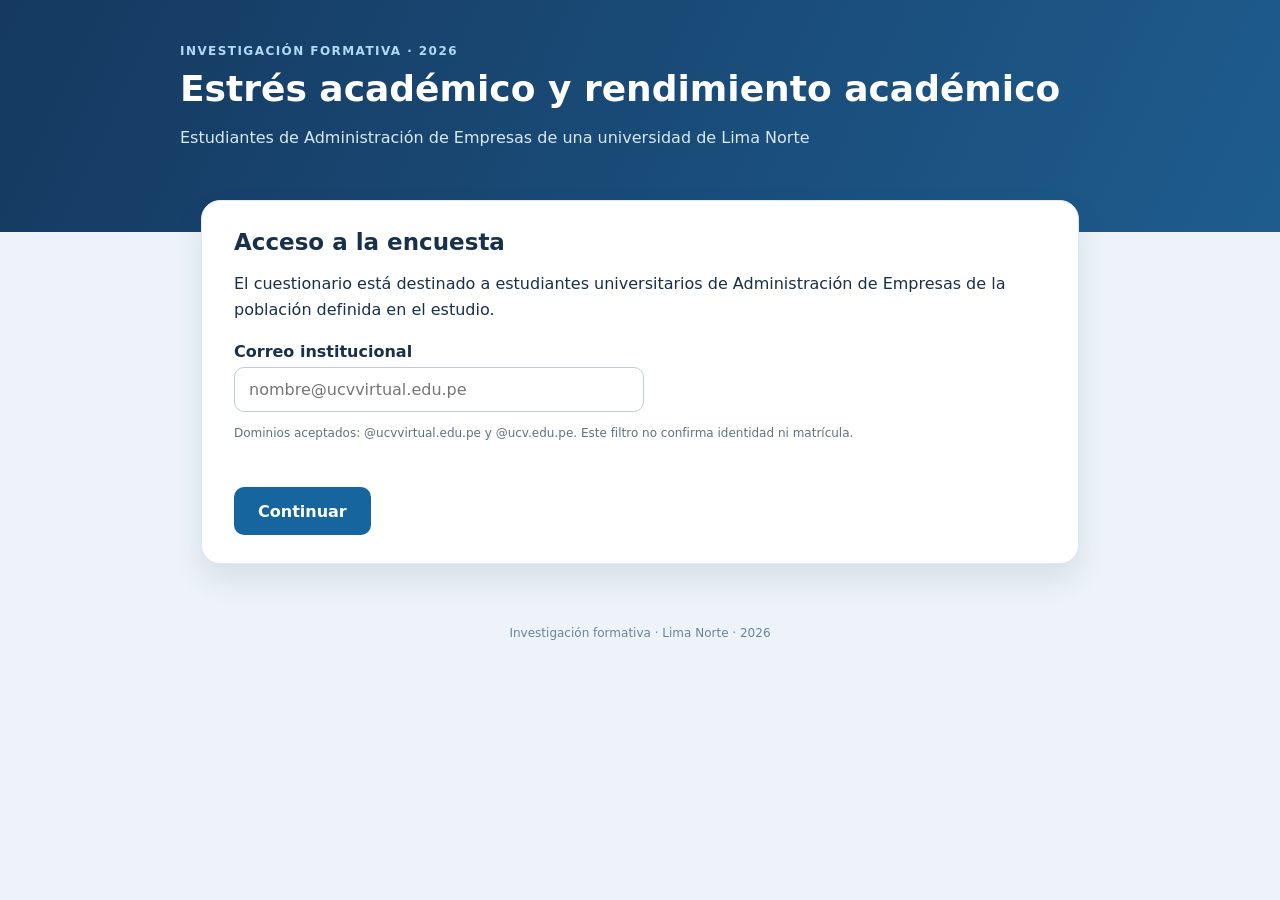
<file: index.html>
<!doctype html><html lang="es"><head><meta charset="utf-8"><meta name="viewport" content="width=device-width,initial-scale=1">
<meta name="referrer" content="strict-origin-when-cross-origin"><title>Encuesta de estrés académico · 2026</title>
<link rel="canonical" href="https://judithalva.com/">
<style>
:root{font-family:system-ui,-apple-system,Segoe UI,Arial,sans-serif;color:#17304b;background:#edf3f8}*{box-sizing:border-box}body{margin:0}.top{background:linear-gradient(115deg,#153960,#1e5c8e);padding:40px 18px 65px;color:white}.wrap{max-width:920px;margin:auto}.top h1{font-size:clamp(24px,4vw,36px);margin:9px 0}.top p{color:#d9e9f5;line-height:1.6}.kicker{font-size:12px;letter-spacing:.12em;text-transform:uppercase;color:#b2d9f6;font-weight:750}.panel{position:relative;background:#fff;border:1px solid #dfe9f1;border-radius:19px;padding:28px 32px;margin:-32px 12px 30px;box-shadow:0 15px 30px #183d691c}main{padding:0 9px 20px}h2{font-size:23px;margin:0 0 15px}p{line-height:1.65}.screen{display:none}.screen.active{display:block}.fieldLabel{display:block;margin:19px 0 6px;font-weight:700}.entry{width:100%;max-width:410px;border:1px solid #bdcddd;border-radius:10px;padding:12px 14px;font:inherit}.text{font-size:14px;color:#546b7e}.info{background:#f1f7fc;border-radius:12px;padding:14px 18px;font-size:14px;line-height:1.65}.info p{margin:9px 0}.check{display:flex;gap:11px;align-items:flex-start;padding:10px 0;font-size:14px;line-height:1.5}.check input{margin-top:5px;accent-color:#17699e}.btn{background:#16659e;color:white;border:0;border-radius:10px;padding:14px 24px;cursor:pointer;font:inherit;font-weight:700;min-height:48px}.btn:disabled{opacity:.45;cursor:not-allowed}.btnLink{border:0;background:transparent;color:#15639d;text-decoration:underline;cursor:pointer;margin-left:10px;padding:8px}.error{color:#af2d38;font-size:14px;min-height:17px;margin-top:7px}.hint{background:#fff5e4;color:#744900;border:1px solid #f1d7a4;padding:13px 15px;line-height:1.65;border-radius:11px;font-size:14px}.screen .hint{margin:12px 0}.section{margin:25px 0 12px;font-size:17px;color:#174b78;padding:9px 12px;background:#eef5fb;border-left:4px solid #2b78b2}.question{padding:16px 18px;border:1px solid #dde8f0;border-radius:12px;margin:12px 0}.question legend{padding:0 4px;font-weight:600;line-height:1.55}.question .topic{color:#638197;font-size:12px;display:block;font-weight:400;margin-top:3px}.choices{display:grid;grid-template-columns:repeat(3,minmax(0,1fr));gap:8px;margin-top:12px}.choice{display:flex;gap:8px;align-items:center;border:1px solid #cfdfeb;border-radius:9px;padding:10px 12px;cursor:pointer;font-size:13px}.choice:has(input:checked){background:#e9f5ff;border-color:#357fb4}.choice input{accent-color:#14639c}.row{display:flex;align-items:center;gap:16px;flex-wrap:wrap}.small{font-size:12px;color:#5b7286}.success{text-align:center;padding:44px 8px}.success .checkmark{font-size:46px;background:#e3f5ea;color:#178551;width:83px;height:83px;margin:0 auto 20px;border-radius:50%;display:grid;place-items:center}footer{text-align:center;font-size:12px;color:#6b8397;padding:12px 0 30px}#formState{color:#375d78;margin-top:12px;font-size:14px}.separator{height:1px;background:#e1e8ef;margin:25px 0}body.finished .top,body.finished footer{display:none}body.finished main{min-height:100vh;display:flex;align-items:center;justify-content:center}body.finished .panel{margin:15px;width:100%;max-width:590px}@media(max-width:660px){.panel{padding:22px 16px;margin:-30px 6px 25px}.choices{grid-template-columns:repeat(2,1fr)}.question{padding:12px}.row{align-items:stretch;flex-direction:column;gap:7px}.btnLink{margin-left:0}}
</style></head><body>
<header class="top"><div class="wrap"><span class="kicker">Investigación formativa · 2026</span><h1>Estrés académico y rendimiento académico</h1><p>Estudiantes de Administración de Empresas de una universidad de Lima Norte</p></div></header>
<main class="wrap"><div class="panel">
<section id="screen-email" class="screen active"><h2>Acceso a la encuesta</h2><p>El cuestionario está destinado a estudiantes universitarios de Administración de Empresas de la población definida en el estudio.</p><form id="email-form"><label for="email" class="fieldLabel">Correo institucional</label><input id="email" class="entry" type="email" autocomplete="email" required placeholder="nombre@ucvvirtual.edu.pe"><p class="small">Dominios aceptados: @ucvvirtual.edu.pe y @ucv.edu.pe. Este filtro no confirma identidad ni matrícula.</p><p class="error" id="emailError"></p><button class="btn" type="submit">Continuar</button></form></section>
<section id="screen-consent" class="screen"><h2>Consentimiento informado</h2><div class="info"><p><strong>Propósito:</strong> estudiar la relación entre el estrés académico y el rendimiento académico en estudiantes de Administración de Empresas durante 2026.</p><p><strong>Datos que se guardan:</strong> correo institucional, respuestas, promedio académico informado, fecha y código de envío en una hoja de cálculo original de acceso restringido. Una segunda hoja de análisis conserva respuestas y puntuaciones sin correo ni GPS. Aunque esta segunda hoja no contenga nombres, los datos no deben considerarse completamente anónimos porque existe un identificador de envío.</p><p><strong>Ubicación opcional:</strong> al pulsar «Continuar a la encuesta», el navegador podrá solicitarte permiso para acceder a tu ubicación. Si autorizas el acceso, guardaremos la latitud, longitud y precisión aproximada proporcionadas por el dispositivo en la hoja original. Estos datos pueden revelar un lugar específico; no son necesarios para participar. Si rechazas el permiso, podrás responder con normalidad y no se guardarán coordenadas. Si ya elegiste un permiso anteriormente, es posible que el navegador no vuelva a mostrar la solicitud.</p><p><strong>Participación:</strong> voluntaria; puedes abandonar antes del envío sin consecuencias. Para consultar sobre el tratamiento de información o solicitar su revisión, contacta al equipo por el canal institucional mediante el que recibiste la invitación. Los datos se usarán únicamente para la investigación y no serán publicados individualmente.</p></div>
<form id="consentForm"><label class="check"><input id="adult" type="checkbox" required> Confirmo tener 18 años o más.</label><label class="check"><input id="career" type="checkbox" required> Confirmo ser estudiante matriculado de Administración de Empresas en la población del estudio.</label><label class="check"><input id="agree" type="checkbox" required> He leído esta información y acepto participar voluntariamente.</label><p id="geoStatus" class="small" role="status"></p><div class="row"><button id="consentButton" class="btn" type="submit">Continuar a la encuesta</button><button id="back" class="btnLink" type="button">Volver</button></div></form></section>
<section id="screen-survey" class="screen"><h2>Cuestionario académico</h2>
<div class="info"><p><strong>Metodología</strong></p><p><strong>Instrumento:</strong> SISCO SV-21 (Barraza, 2018).</p><p><strong>Frecuencia:</strong> 0 Nunca · 1 Casi nunca · 2 Rara vez · 3 Algunas veces · 4 Casi siempre · 5 Siempre.</p></div>
<form id="survey"><fieldset class="question"><legend>En este periodo de estudios, ¿has tenido preocupación o nerviosismo relacionados con tus actividades académicas?</legend><div class="choices"><label class="choice"><input type="radio" name="filtro_estres" value="si" required> Sí</label><label class="choice"><input type="radio" name="filtro_estres" value="no" required> No</label></div></fieldset>
<div id="moreQuestions" hidden><fieldset class="question"><legend>¿Qué intensidad consideras que ha tenido tu estrés académico? (1 es poco y 5 es mucho)</legend><div class="choices" id="intensityChoices"></div></fieldset><div id="siscoItems"></div>
<h3 class="section">Rendimiento académico</h3><label for="average" class="fieldLabel">¿Cuál es tu promedio académico del ciclo actual o del último ciclo concluido? (0–20)</label><input id="average" class="entry" name="promedio" type="number" min="0" max="20" step="0.01" inputmode="decimal" placeholder="Por ejemplo: 15.50"/><p class="small">Se trata de un promedio declarado por el estudiante, no verificado con el registro de notas.</p></div>
<p class="small" id="filterNote" hidden>Según el ítem filtro del instrumento, cuando se responde «No» el cuestionario finaliza sin las 21 preguntas.</p>
<div class="row"><button id="send" class="btn" type="submit">Enviar respuestas</button><button type="button" class="btnLink" id="goBack">Volver al consentimiento</button></div><p id="formState" role="status" aria-live="polite"></p></form></section>
<section id="screen-success" class="screen success"><div class="checkmark">✓</div><h2>¡Gracias por tu participación!</h2><p>Gracias por tomarte el tiempo de llenar esta encuesta. Tus respuestas serán de gran ayuda para nuestro proyecto.</p></section>
</div></main><footer>Investigación formativa · Lima Norte · 2026</footer>
<script>
'use strict';
const API_URL='https://script.google.com/macros/s/AKfycbyQ9neie_ALYkayTMLt8nsBK0jP6-Z5_3MmpbmOk6W5xb1McSBHBp4aY_ojH2QcwRu0/exec';
const DOMAINS=['ucv.edu.pe','ucvvirtual.edu.pe'];
/**
 * REEMPLAZAR LOS 21 CAMPOS VACÍOS CON LOS ENUNCIADOS ÍNTEGROS DEL INSTRUMENTO
 * SISCO SV-21 QUE EL EQUIPO TENGA AUTORIZADO PARA USAR. NO PARAFRASEAR.
 * Estos textos son propiedad de sus autores y deben obtenerse de la fuente oficial.
 * Ítems 1–7: estresores; 8–14: síntomas; 15–21: afrontamiento.
 * El formulario NO envía respuestas mientras falte algún enunciado.
 */
const SISCO_ITEMS=[
 '', // P1: Estresores · ítem oficial 1
 '', // P2: Estresores · ítem oficial 2
 '', // P3: Estresores · ítem oficial 3
 '', // P4: Estresores · ítem oficial 4
 '', // P5: Estresores · ítem oficial 5
 '', // P6: Estresores · ítem oficial 6
 '', // P7: Estresores · ítem oficial 7
 '', // P8: Síntomas · ítem oficial 8
 '', // P9: Síntomas · ítem oficial 9
 '', // P10: Síntomas · ítem oficial 10
 '', // P11: Síntomas · ítem oficial 11
 '', // P12: Síntomas · ítem oficial 12
 '', // P13: Síntomas · ítem oficial 13
 '', // P14: Síntomas · ítem oficial 14
 '', // P15: Afrontamiento · ítem oficial 15
 '', // P16: Afrontamiento · ítem oficial 16
 '', // P17: Afrontamiento · ítem oficial 17
 '', // P18: Afrontamiento · ítem oficial 18
 '', // P19: Afrontamiento · ítem oficial 19
 '', // P20: Afrontamiento · ítem oficial 20
 ''  // P21: Afrontamiento · ítem oficial 21
];
const READY=SISCO_ITEMS.length===21&&SISCO_ITEMS.every(v=>typeof v==='string'&&v.trim().length>=12);
const choiceLabels=['Nunca','Casi nunca','Rara vez','Algunas veces','Casi siempre','Siempre'];
const $=id=>document.getElementById(id);const screens=['email','consent','survey','success'];
let studentEmail='',geo=null,sendId=null,sending=false,confirmationTimers=[],confirmScripts=[],timeout=null,poll=0;
function show(name){screens.forEach(x=>$('screen-'+x).classList.toggle('active',x===name));document.body.classList.toggle('finished',name==='success');window.scrollTo(0,0);}
function makeRadio(name,value,label,required){const l=document.createElement('label');l.className='choice';const r=document.createElement('input');r.type='radio';r.name=name;r.value=String(value);r.required=Boolean(required);const t=document.createElement('span');t.textContent=label;l.append(r,t);return l;}
[1,2,3,4,5].forEach(i=>$('intensityChoices').appendChild(makeRadio('intensidad',i,String(i),true)));
const root=$('siscoItems');for(let i=0;i<21;i++){
 if(i===0||i===7||i===14){const h=document.createElement('h3');h.className='section';h.textContent=i===0?'Dimensión 1 · Estresores académicos':i===7?'Dimensión 2 · Síntomas del estrés':'Dimensión 3 · Estrategias de afrontamiento';root.appendChild(h);}
 const field=document.createElement('fieldset');field.className='question';const legend=document.createElement('legend');legend.textContent='P'+(i+1)+'. '+(SISCO_ITEMS[i].trim()||'ENUNCIADO OFICIAL PENDIENTE');field.appendChild(legend);
 const opts=document.createElement('div');opts.className='choices';choiceLabels.forEach((label,val)=>opts.appendChild(makeRadio('p'+(i+1),val,label,true)));field.appendChild(opts);root.appendChild(field);
}
// El filtro «No» se puede enviar sin los ítems SISCO. «Sí» requiere los 21 ítems verificados.
$('send').disabled=true;
$('email-form').addEventListener('submit',e=>{e.preventDefault();const email=$('email').value.trim().toLowerCase(),domain=email.split('@')[1]||'';if(!/^[^\s@]+@[^\s@]+\.[^\s@]+$/.test(email)||!DOMAINS.includes(domain)){$('emailError').textContent='Ingresa un correo institucional válido.';return;}studentEmail=email;$('emailError').textContent='';show('consent');});
$('back').addEventListener('click',()=>show('email'));
$('goBack').addEventListener('click',()=>show('consent'));
$('consentForm').addEventListener('submit',e=>{
 e.preventDefault();if(!e.target.reportValidity())return;geo=null;
 const btn=$('consentButton');btn.disabled=true;btn.textContent='Solicitando ubicación…';
 function finish(){btn.disabled=false;btn.textContent='Continuar a la encuesta';show('survey');}
 if(!navigator.geolocation){$('geoStatus').textContent='GPS no disponible; continuarás sin compartir ubicación.';finish();return;}
 try {
  navigator.geolocation.getCurrentPosition(pos=>{geo={lat:pos.coords.latitude,lon:pos.coords.longitude,accuracy:pos.coords.accuracy};$('geoStatus').textContent='Ubicación autorizada para registrar al enviar.';finish();},
   ()=>{$('geoStatus').textContent='No se obtuvo permiso GPS; continuarás igualmente.';finish();},
   {enableHighAccuracy:true,timeout:15000,maximumAge:0});
 } catch (_) { $('geoStatus').textContent='No se pudo solicitar GPS; continuarás igualmente.';finish(); }
});
function changeFilter(){
 const checked=document.querySelector('input[name="filtro_estres"]:checked');
 const yes=!!checked&&checked.value==='si';
 const no=!!checked&&checked.value==='no';
 $('moreQuestions').hidden=!yes;
 $('filterNote').hidden=!no;
 document.querySelectorAll('#moreQuestions input').forEach(x=>{x.disabled=!yes;});
 // «No»: envío inmediato. «Sí»: preguntas obligatorias + promedio, si el instrumento está completo.
 $('send').disabled=sending||(!no&&!(yes&&READY));
 $('formState').textContent='';
}
document.querySelectorAll('input[name="filtro_estres"]').forEach(x=>x.addEventListener('change',changeFilter));changeFilter();
function newId(){if(window.crypto&&crypto.randomUUID)return crypto.randomUUID();if(window.crypto&&crypto.getRandomValues){const a=crypto.getRandomValues(new Uint8Array(16));return Array.from(a,v=>v.toString(16).padStart(2,'0')).join('');}return String(Date.now())+Math.random().toString(36).slice(2);}
function stopChecks(){confirmationTimers.forEach(clearTimeout);confirmationTimers=[];if(timeout)clearTimeout(timeout);timeout=null;confirmScripts.forEach(([node,key])=>{node.remove();delete window[key];});confirmScripts=[];}
function success(){if(!sending)return;sending=false;stopChecks();show('success');}
function error(msg){if(!sending)return;sending=false;stopChecks();$('send').disabled=false;$('send').textContent='Enviar respuestas';$('formState').textContent=msg;}
function check(){if(!sending||!sendId)return;const name='__judithSISCOcheck'+(++poll);const node=document.createElement('script');window[name]=result=>{if(result&&result.app==='judith-sisco21'&&result.requestId===sendId&&result.ok===true)success();};confirmScripts.push([node,name]);node.onerror=()=>{node.remove();};node.src=API_URL+(API_URL.includes('?')?'&':'?')+'check='+encodeURIComponent(sendId)+'&callback='+name+'&_='+Date.now();document.head.appendChild(node);}
$('survey').addEventListener('submit',e=>{
 e.preventDefault();
 const filtro=document.querySelector('input[name="filtro_estres"]:checked');
 if(!filtro){$('formState').textContent='Selecciona Sí o No antes de enviar.';return;}
 if(filtro.value==='si'&&!READY){$('formState').textContent='No se puede registrar la sección de preguntas hasta que el equipo incorpore el instrumento completo.';return;}
 if(!e.target.reportValidity()||sending)return;
 if(!/^https:\/\/script\.google\.com\/macros\/s\/[^/]+\/exec(?:\?.*)?$/.test(API_URL)){$('formState').textContent='El formulario todavía no tiene un Apps Script conectado.';return;}
 if(!sendId)sendId=newId();const data=new URLSearchParams(new FormData(e.target));data.set('email',studentEmail);data.set('mayor','si');data.set('carrera','si');data.set('consent','si');data.set('request_id',sendId);data.set('instrumento_confirmado',filtro.value==='si'?'si':'no');
 if(geo){data.set('gps_consent','si');data.set('lat',String(geo.lat));data.set('lon',String(geo.lon));data.set('accuracy',String(geo.accuracy));}else data.set('gps_consent','no');
 sending=true;$('send').disabled=true;$('send').textContent='Enviando…';$('formState').textContent='Registrando tus respuestas…';
 fetch(API_URL,{method:'POST',mode:'no-cors',body:data,redirect:'follow'}).catch(()=>{});
 [1800,3500,6500,10500,16500,23500,31000].forEach(ms=>confirmationTimers.push(setTimeout(check,ms)));
 timeout=setTimeout(()=>error('No fue posible confirmar el registro. Consulta con el equipo antes de reenviar.'),37000);
});
</script></body></html>
</file>
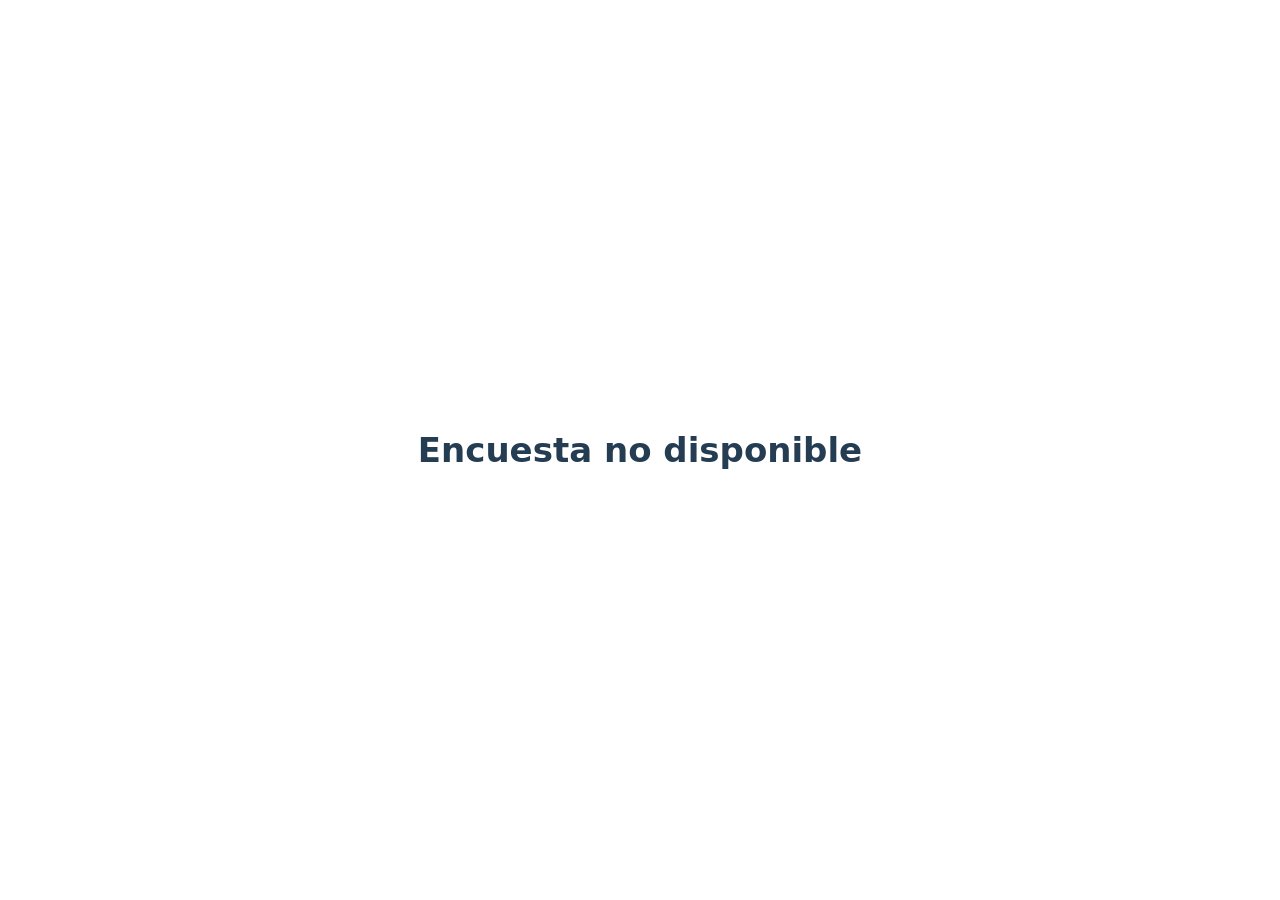
<file: encuesta-ucv.html>
<!doctype html>
<html lang="es">
<head>
<!-- INTERRUPTOR DE MANTENIMIENTO: Cambia false a true para reactivar la encuesta. -->
<script>
  const ENCUESTA_ACTIVA = false;
  if (!ENCUESTA_ACTIVA) {
    document.documentElement.classList.add('encuesta-pausada');
    document.title = 'Encuesta no disponible';
  }
</script>
<style>
  /* La encuesta completa permanece intacta y oculta mientras esté pausada. */
  html:not(.encuesta-pausada) #aviso-pausa { display: none !important; }
  html.encuesta-pausada body {
    min-height: 100vh;
    min-height: 100dvh;
    display: flex;
    align-items: center;
    justify-content: center;
    margin: 0;
    padding: 24px;
    background: #ffffff;
  }
  html.encuesta-pausada body > *:not(#aviso-pausa) { display: none !important; }
  html.encuesta-pausada #aviso-pausa {
    display: block;
    max-width: 100%;
    text-align: center;
    font: 700 clamp(22px, 5vw, 34px)/1.3 system-ui, -apple-system, 'Segoe UI', Arial, sans-serif;
    color: #253d52;
  }
</style>

<meta charset="utf-8">
<meta name="viewport" content="width=device-width, initial-scale=1">
<meta name="referrer" content="strict-origin-when-cross-origin">
<meta name="theme-color" content="#153e66">
<title>Encuesta de estrés académico | Investigación formativa 2026</title>
<link rel="canonical" href="https://judithalva.com/">
<style>
:root{font-family:system-ui,-apple-system,BlinkMacSystemFont,"Segoe UI",Arial,sans-serif;color:#18364f;background:#edf3f8;font-synthesis:none}
*{box-sizing:border-box}body{margin:0}.hero{background:linear-gradient(115deg,#15395e,#226698);color:#fff;padding:36px 20px 80px}
.container{max-width:920px;margin:0 auto}.eyebrow{font-size:12px;letter-spacing:.14em;font-weight:750;color:#c4e6fb;text-transform:uppercase}
h1{font-size:clamp(25px,4.5vw,37px);line-height:1.2;margin:9px 0 11px}.hero p{max-width:680px;color:#e0ecf7;line-height:1.6;margin:0}
.main{padding:0 15px 20px}.card{position:relative;margin:-43px auto 23px;padding:28px 34px;max-width:900px;border-radius:19px;border:1px solid #dce8f1;background:#fff;box-shadow:0 15px 32px #193f6019}
h2{font-size:clamp(21px,3vw,25px);line-height:1.3;margin:8px 0 10px}.intro{color:#516e82;line-height:1.62;margin:0 0 19px}
.progress-head{display:flex;gap:12px;align-items:flex-end;justify-content:space-between;margin:0 0 11px}.progress-title{font-weight:700;font-size:13px;color:#325a76}.counter{font-size:12px;color:#607d92;font-weight:650;white-space:nowrap}
.progress-track{height:9px;width:100%;border-radius:99px;overflow:hidden;background:#e7eef5;margin-bottom:25px}.progress-fill{height:100%;width:14.28%;background:linear-gradient(90deg,#2176af,#2b9bac);border-radius:99px;transition:width .25s}
.stage{display:none;animation:enter .15s ease-out}.stage.active{display:block}@keyframes enter{from{opacity:.78;transform:translateY(3px)}to{opacity:1;transform:none}}
.field-label{display:block;font-weight:700;font-size:14px;margin:19px 0 8px}.entry{width:100%;max-width:440px;border:1px solid #bfd2e0;border-radius:11px;font:inherit;padding:12px 14px;color:#193a55;background:#fff;min-height:46px}
.entry:focus-visible,input:focus-visible,button:focus-visible{outline:3px solid #82c1eb;outline-offset:2px}.text{font-size:14px;color:#57748b;line-height:1.6}.small{font-size:12px;color:#627d90;line-height:1.6}
.info{background:#f2f7fb;border-radius:12px;padding:15px 19px;font-size:13px;line-height:1.65;color:#355872}.info p{margin:9px 0}.info strong{color:#234864}
.check{display:flex;gap:12px;align-items:flex-start;cursor:pointer;padding:11px 2px;font-size:14px;line-height:1.5}.check input{margin:5px 0 0;min-width:17px;min-height:17px;accent-color:#186ba5}
.method{border-left:4px solid #2583bc;background:#f0f7fd;border-radius:10px;padding:12px 16px;margin:15px 0 21px;line-height:1.6;font-size:13px;color:#315977}.method p{margin:4px 0}
.question{padding:17px 18px;margin:14px 0;background:#fff;border:1px solid #dae6ef;border-radius:12px;min-width:0}.question legend{padding:0 5px;font-weight:700;line-height:1.55;font-size:14px}
.choice-grid{display:grid;grid-template-columns:repeat(3,minmax(0,1fr));gap:9px;margin-top:12px}.choice{display:flex;gap:9px;align-items:center;border:1px solid #cbddeb;padding:11px 12px;border-radius:10px;cursor:pointer;font-size:13px;line-height:1.45;min-height:46px}
.choice:has(input:checked){background:#e9f5fe;border-color:#3a89ba;box-shadow:inset 0 0 0 1px #3a89ba}.choice input{accent-color:#176aa5;flex:0 0 auto}
.navigation{background:#fff;border-top:1px solid #e1eaf2;padding:18px 0 6px;margin-top:25px;display:flex;gap:12px;align-items:center;justify-content:space-between;flex-wrap:wrap;z-index:2}
.btn{background:#16699f;color:#fff;border:0;padding:13px 23px;border-radius:11px;font:inherit;font-weight:750;cursor:pointer;min-height:48px}.btn:hover:not(:disabled){background:#105584}.btn:disabled{opacity:.54;cursor:not-allowed}.btn-secondary{background:#eef5fa;border:1px solid #bfd2e0;color:#244d6c}.btn-secondary:hover:not(:disabled){background:#e0edf5}
.error{color:#ad2938;font-size:13px;line-height:1.5;margin:12px 0 0;min-height:19px}.warning{background:#fff4e3;border:1px solid #eed7a9;border-radius:11px;color:#885319;padding:13px 15px;line-height:1.55;font-size:13px}
.summary{border:1px solid #dbe8f1;border-radius:11px;padding:15px 19px;background:#f9fcfe;font-size:14px;line-height:1.7}.summary strong{color:#254e6b}.done{text-align:center;padding:40px 14px 50px}.done .mark{display:grid;place-items:center;border-radius:50%;font-size:43px;margin:0 auto 18px;background:#e6f7ec;color:#18834b;width:85px;height:85px}footer{text-align:center;padding:0 15px 35px;color:#6b8599;font-size:12px}
[hidden]{display:none!important}body.finished .hero,body.finished footer,body.finished .progress-area,body.finished .navigation{display:none}body.finished .main{min-height:100dvh;display:flex;align-items:center;justify-content:center}body.finished .card{margin:25px auto;max-width:640px;width:100%}
@media(max-width:650px){.hero{padding:28px 16px 74px}.main{padding:0 9px 20px}.card{padding:20px 16px;border-radius:16px}.choice-grid{grid-template-columns:repeat(2,minmax(0,1fr));gap:7px}.question{padding:13px 10px;margin:10px 0}.choice{padding:9px;min-height:47px;font-size:12px}.navigation{padding-bottom:12px}.navigation .btn{flex:1}.info{padding:12px 14px}}
@media(prefers-reduced-motion:reduce){.stage{animation:none}.progress-fill{transition:none}}
</style>
</head>
<body>
<div id="aviso-pausa" role="status" aria-live="polite">Encuesta no disponible</div>

<header class="hero"><div class="container"><div class="eyebrow">Investigación formativa · 2026</div><h1>Estrés académico y rendimiento académico</h1><p>Encuesta dirigida a estudiantes de Administración de Empresas de una universidad de Lima Norte.</p></div></header>
<main class="main"><div class="card">
<div class="progress-area" id="progressArea"><div class="progress-head"><span class="progress-title" id="progressTitle">Acceso y consentimiento</span><span class="counter" id="progressCounter">Sección 1 de 7</span></div><div class="progress-track" role="progressbar" aria-label="Progreso de la encuesta" aria-valuemin="0" aria-valuemax="100" aria-valuenow="14" id="progressTrack"><div class="progress-fill" id="progressFill"></div></div></div>
<form id="survey" novalidate autocomplete="on">
<section class="stage active" data-step="1" aria-labelledby="title1">
<h2 id="title1">1. Acceso y consentimiento informado</h2><p class="intro">Gracias por considerar participar en esta investigación académica. Primero revisa el uso de tus datos y confirma tu participación voluntaria.</p>
<label class="field-label" for="email">Correo institucional</label><input id="email" class="entry" name="email" type="email" required autocomplete="email" placeholder="nombre@ucvvirtual.edu.pe"><p class="small">Se aceptan @ucv.edu.pe y @ucvvirtual.edu.pe; el filtro de dominio no verifica matrícula ni identidad.</p>
<div class="info"><p><strong>Propósito:</strong> investigar la relación entre el estrés académico y el rendimiento académico en estudiantes de Administración de Empresas durante 2026.</p>
<p><strong>Qué se registra:</strong> respuestas, edad, sexo, ciclo, promedio académico declarado, correo institucional, fecha y código de envío. El archivo A original conserva estos datos y, solo si lo permites, coordenadas GPS con precisión; el archivo B conserva los mismos datos sin coordenadas. Por contener correo e ID, ninguno de los archivos debe considerarse anónimo.</p>
<p><strong>Permiso de ubicación:</strong> al continuar, tu navegador podrá solicitar acceso a la ubicación precisa. Es opcional; si la rechazas podrás completar la encuesta igualmente. Los permisos previamente recordados por el navegador pueden evitar que vuelva a aparecer el diálogo.</p>
<p><strong>Voluntariedad y privacidad:</strong> puedes retirarte antes del envío; tus respuestas se usarán con fines académicos y no se divulgarán individualmente. Para consultas o revisión de datos, contacta al equipo por el canal institucional de invitación.</p></div>
<label class="check"><input type="checkbox" id="adult" required> Confirmo tener 18 años o más.</label>
<label class="check"><input type="checkbox" id="career" required> Confirmo estar matriculado en Administración de Empresas en la población del estudio.</label>
<label class="check"><input type="checkbox" id="agree" required> He leído la información y acepto participar de manera voluntaria.</label>
<p id="geoStatus" class="small" role="status"></p>
</section>
<section class="stage" data-step="2" aria-labelledby="title2">
<h2 id="title2">2. Datos generales</h2><p class="intro">Completa estos cuatro datos para conocer las características de los estudiantes participantes.</p>
<div class="question"><label class="field-label" for="edad">1. ¿Qué edad tienes?</label><input type="number" class="entry" id="edad" name="edad" min="18" max="110" required inputmode="numeric" placeholder="Edad en años cumplidos"></div>
<fieldset class="question"><legend>2. ¿Con qué sexo te identificas?</legend><div class="choice-grid"><label class="choice"><input type="radio" name="sexo" value="Mujer" required> Mujer</label><label class="choice"><input type="radio" name="sexo" value="Hombre" required> Hombre</label><label class="choice"><input type="radio" name="sexo" value="No binario" required> No binario</label><label class="choice"><input type="radio" name="sexo" value="Otro" required> Otro</label><label class="choice"><input type="radio" name="sexo" value="Prefiero no responder" required> Prefiero no responder</label></div></fieldset>
<div class="question"><label class="field-label" for="ciclo">3. ¿En qué ciclo académico te encuentras?</label><select id="ciclo" name="ciclo" class="entry" required><option value="">Selecciona tu ciclo</option><option value="1">I</option><option value="2">II</option><option value="3">III</option><option value="4">IV</option><option value="5">V</option><option value="6">VI</option><option value="7">VII</option><option value="8">VIII</option><option value="9">IX</option><option value="10">X</option><option value="11">XI</option><option value="12">XII</option></select></div>
<fieldset class="question"><legend>4. ¿Actualmente estudias Administración de Empresas?</legend><div class="choice-grid"><label class="choice"><input type="radio" name="estudia_admin" value="si" required> Sí</label><label class="choice"><input type="radio" name="estudia_admin" value="no" required> No</label></div><p class="small">La encuesta está dirigida únicamente a estudiantes de esta carrera.</p></fieldset>
</section>
<section class="stage" data-step="3" aria-labelledby="title3">
<h2 id="title3">3. Evaluación inicial del estrés</h2><p class="intro">Piensa en tus experiencias durante el semestre académico actual.</p>
<fieldset class="question"><legend>5. Durante este semestre, ¿has experimentado preocupación o nerviosismo relacionados con tus estudios?</legend><div class="choice-grid"><label class="choice"><input type="radio" name="filtro_estres" value="si" required> Sí</label><label class="choice"><input type="radio" name="filtro_estres" value="no" required> No</label></div></fieldset>
<div id="intensityBlock" hidden><fieldset class="question"><legend>6. En una escala del 1 al 5, ¿qué intensidad ha tenido el estrés que experimentaste? (1 = Muy poco; 5 = Mucho)</legend><div class="choice-grid" id="intensityChoices"></div></fieldset></div>
<div id="noInfo" class="method" hidden>Si respondiste «No», pasarás directamente a la finalización. No tendrás que contestar las 21 preguntas ni indicar tu promedio académico.</div>
</section>
<section class="stage" data-step="4" aria-labelledby="title4"><h2 id="title4">4. Estresores académicos</h2><p class="intro">Indica con qué frecuencia estas situaciones te generan estrés durante tus estudios.</p><div class="method"><p><strong>Metodología · Instrumento:</strong> SISCO SV-21 (Barraza, 2018).</p><p><strong>Escala de frecuencia:</strong> Nunca · Casi nunca · Rara vez · Algunas veces · Casi siempre · Siempre.</p></div><div id="items1"></div></section>
<section class="stage" data-step="5" aria-labelledby="title5"><h2 id="title5">5. Síntomas del estrés</h2><p class="intro">Selecciona la frecuencia con la que has experimentado cada manifestación relacionada con el estrés académico.</p><div class="method"><p><strong>Escala:</strong> Nunca · Casi nunca · Rara vez · Algunas veces · Casi siempre · Siempre.</p></div><div id="items2"></div></section>
<section class="stage" data-step="6" aria-labelledby="title6"><h2 id="title6">6. Estrategias de afrontamiento</h2><p class="intro">Indica con qué frecuencia utilizas cada estrategia para responder a situaciones que te preocupan.</p><div class="method"><p><strong>Escala:</strong> Nunca · Casi nunca · Rara vez · Algunas veces · Casi siempre · Siempre.</p></div><div id="items3"></div></section>
<section class="stage" data-step="7" aria-labelledby="title7"><h2 id="title7">7. Rendimiento académico y finalización</h2>
<div id="gradeBlock"><p class="intro">Para relacionar las respuestas con el rendimiento académico, indica tu promedio del ciclo actual o del último concluido.</p><label class="field-label" for="average">¿Cuál es tu promedio académico del ciclo actual o del último ciclo concluido? (0–20)</label><input id="average" name="promedio" class="entry" type="number" step="0.01" inputmode="decimal" min="0" max="20" required placeholder="Por ejemplo: 15.50"><p class="small">Es un promedio declarado por el estudiante, no verificado con el registro oficial de notas.</p></div>
<div id="noGradeBlock" class="method" hidden>Como respondiste «No» a la pregunta inicial de estrés, la encuesta finalizará sin solicitar intensidad, preguntas de frecuencia ni promedio académico.</div>
<div class="summary"><strong>Antes de enviar:</strong> revisa tus respuestas si lo necesitas usando «Anterior». El formulario enviará tus datos a los registros de la investigación. No podrás editar el envío desde esta página una vez confirmado.</div>
</section>
<div class="navigation" id="navigation"><button id="backButton" class="btn btn-secondary" type="button" hidden>Anterior</button><button id="nextButton" class="btn" type="button">Siguiente</button></div>
<p id="formError" class="error" role="alert" aria-live="polite"></p>
</form>
<div class="done" id="done" hidden><div class="mark">✓</div><h2>¡Gracias por tu participación!</h2><p>Gracias por tomarte el tiempo de llenar esta encuesta. Tus respuestas serán de gran ayuda para nuestro proyecto.</p></div>
</div></main><footer>Investigación formativa · Lima Norte · 2026</footer>
<script>
'use strict';
const API_URL='https://script.google.com/macros/s/AKfycbyQ9neie_ALYkayTMLt8nsBK0jP6-Z5_3MmpbmOk6W5xb1McSBHBp4aY_ojH2QcwRu0/exec';
const DOMAINS=['ucv.edu.pe','ucvvirtual.edu.pe'];
const SISCO_ITEMS=[
 "¿Con qué frecuencia te genera estrés tener demasiadas tareas y trabajos universitarios?",
 "¿Con qué frecuencia te genera estrés la actitud o el trato de tus docentes?",
 "¿Con qué frecuencia te generan estrés las evaluaciones y los trabajos de investigación?",
 "¿Con qué frecuencia te genera estrés el nivel de exigencia de tus docentes?",
 "¿Con qué frecuencia te generan estrés los diferentes tipos de trabajos académicos que te solicitan?",
 "¿Con qué frecuencia te genera estrés disponer de poco tiempo para terminar tus tareas?",
 "¿Con qué frecuencia te genera estrés no comprender claramente las indicaciones de tus docentes?",
 "¿Con qué frecuencia experimentas cansancio persistente cuando estás estresado por tus estudios?",
 "¿Con qué frecuencia experimentas tristeza o desánimo cuando estás estresado?",
 "¿Con qué frecuencia sientes ansiedad, angustia o desesperación debido al estrés académico?",
 "¿Con qué frecuencia tienes dificultades para concentrarte cuando estás estresado?",
 "¿Con qué frecuencia reaccionas con irritabilidad cuando estás estresado?",
 "¿Con qué frecuencia discutes o tienes conflictos con otras personas cuando estás estresado?",
 "¿Con qué frecuencia pierdes las ganas de realizar tus actividades académicas cuando estás estresado?",
 "¿Con qué frecuencia te concentras en resolver el problema que te preocupa?",
 "¿Con qué frecuencia buscas soluciones concretas para enfrentar una situación estresante?",
 "¿Con qué frecuencia analizas las ventajas y desventajas de las posibles soluciones?",
 "¿Con qué frecuencia intentas controlar tus emociones ante una situación estresante?",
 "¿Con qué frecuencia recuerdas cómo resolviste anteriormente situaciones similares?",
 "¿Con qué frecuencia elaboras y ejecutas un plan para enfrentar las situaciones que te generan estrés?",
 "¿Con qué frecuencia intentas identificar aspectos positivos en las situaciones que te preocupan?"
];
const frequency=['Nunca','Casi nunca','Rara vez','Algunas veces','Casi siempre','Siempre'];
const $=id=>document.getElementById(id);
const form=$('survey');
const titles=['Acceso y consentimiento','Datos generales','Evaluación inicial','Estresores académicos','Síntomas del estrés','Estrategias de afrontamiento','Rendimiento y finalización'];
let step=1,geo=null,sendId=null,sending=false,submitted=false,confirmationTimers=[],confirmScripts=[],timeout=null,poll=0;
const entry=selector=>document.querySelector(selector);
function radio(name){return entry('input[name="'+name+'"]:checked')?.value||'';}
function makeRadio(name,value,label){const box=document.createElement('label');box.className='choice';const input=document.createElement('input');input.type='radio';input.name=name;input.value=String(value);input.required=true;const span=document.createElement('span');span.textContent=label;box.append(input,span);return box;}
[1,2,3,4,5].forEach(n=>$('intensityChoices').appendChild(makeRadio('intensidad',n,n)));
SISCO_ITEMS.forEach((question,i)=>{const root=$('items'+(Math.floor(i/7)+1));const field=document.createElement('fieldset');field.className='question';const legend=document.createElement('legend');legend.textContent=(i+7)+'. '+question;field.appendChild(legend);const grid=document.createElement('div');grid.className='choice-grid';frequency.forEach((label,value)=>grid.appendChild(makeRadio('p'+(i+1),value,label)));field.appendChild(grid);root.appendChild(field);});
function yesStress(){return radio('filtro_estres')==='si';}
function route(){return radio('filtro_estres')==='no'?[1,2,3,7]:[1,2,3,4,5,6,7];}
function updateFilter(){const yes=yesStress(),no=radio('filtro_estres')==='no';$('intensityBlock').hidden=!yes;$('noInfo').hidden=!no;$('gradeBlock').hidden=!yes;$('noGradeBlock').hidden=yes;$('title7').textContent=yes?'7. Rendimiento académico y finalización':'Finalización de la encuesta';$('average').disabled=!yes;document.querySelectorAll('#intensityBlock input,#items1 input,#items2 input,#items3 input').forEach(el=>el.disabled=!yes);if(step===3||step===7)paint();}
function paint(){document.querySelectorAll('.stage').forEach(s=>{s.classList.toggle('active',Number(s.dataset.step)===step);});const stages=route(),place=stages.indexOf(step)+1,percent=Math.round(place/stages.length*100);$('progressTitle').textContent=titles[step-1];$('progressCounter').textContent='Sección '+place+' de '+stages.length;$('progressFill').style.width=percent+'%';$('progressTrack').setAttribute('aria-valuenow',String(percent));$('backButton').hidden=step===1;$('nextButton').textContent=step===7?'Enviar respuestas':step===3&&!yesStress()&&radio('filtro_estres')==='no'?'Ir a finalizar':'Siguiente';$('nextButton').disabled=sending;window.scrollTo({top:0,behavior:'instant'});}
function go(target){step=target;$('formError').textContent='';paint();}
function invalidMessage(el){if(el.id==='email')return 'Escribe un correo institucional válido.';if(el.name==='filtro_estres')return 'Selecciona «Sí» o «No» para continuar.';if(el.type==='checkbox')return 'Debes marcar las tres confirmaciones del consentimiento informado.';if(el.name==='estudia_admin')return 'Confirma si estudias Administración de Empresas.';if(el.name==='promedio')return 'Escribe un promedio entre 0 y 20.';return 'Completa todas las respuestas de esta sección antes de continuar.';}
function validate(n){const stage=entry('.stage[data-step="'+n+'"]');const required=[...stage.querySelectorAll('[required]')].filter(el=>!el.disabled);for(const el of required){if(!el.checkValidity()){const msg=invalidMessage(el);$('formError').textContent=msg;if(n===step){el.reportValidity();el.focus({preventScroll:false});}return false;}}
if(n===1){const email=$('email').value.trim().toLowerCase(),domain=email.split('@')[1]||'';if(!DOMAINS.includes(domain)){$('formError').textContent='Utiliza una dirección @ucv.edu.pe o @ucvvirtual.edu.pe.';$('email').focus();return false;}}
if(n===2&&radio('estudia_admin')!=='si'){$('formError').textContent='Esta encuesta está dirigida únicamente a estudiantes de Administración de Empresas.';return false;}
return true;}
function askLocation(continueTo){geo=null;$('geoStatus').textContent='';$('nextButton').disabled=true;$('nextButton').textContent='Solicitando ubicación…';let finished=false;function finish(msg){if(finished)return;finished=true;$('geoStatus').textContent=msg;go(continueTo);}
if(!navigator.geolocation){finish('La ubicación no está disponible. Puedes continuar normalmente.');return;}
try{navigator.geolocation.getCurrentPosition(pos=>{geo={lat:pos.coords.latitude,lon:pos.coords.longitude,accuracy:pos.coords.accuracy};finish('Ubicación autorizada.');},()=>finish('Permiso no concedido o ubicación no disponible. Puedes continuar normalmente.'),{enableHighAccuracy:true,timeout:12000,maximumAge:0});}
catch(_){finish('No se pudo consultar la ubicación. Puedes continuar normalmente.');}}
function id(){if(globalThis.crypto?.randomUUID)return crypto.randomUUID();if(globalThis.crypto?.getRandomValues){const a=crypto.getRandomValues(new Uint8Array(16));return Array.from(a,n=>n.toString(16).padStart(2,'0')).join('');}return String(Date.now())+Math.random().toString(36).slice(2);}
function stopChecks(){confirmationTimers.forEach(clearTimeout);confirmationTimers=[];if(timeout)clearTimeout(timeout);timeout=null;confirmScripts.forEach(([node,key])=>{node.remove();delete window[key];});confirmScripts=[];}
function success(){if(!sending)return;submitted=true;sending=false;stopChecks();document.body.classList.add('finished');form.hidden=true;$('done').hidden=false;window.scrollTo(0,0);}
function fail(message){if(!sending)return;sending=false;stopChecks();$('nextButton').disabled=false;$('nextButton').textContent='Enviar respuestas';$('formError').textContent=message;}
function check(){if(!sending||!sendId)return;const callback='__judithSISCOcheck'+(++poll),script=document.createElement('script');window[callback]=result=>{if(result&&result.app==='judith-sisco21'&&result.requestId===sendId&&result.ok===true)success();};confirmScripts.push([script,callback]);script.onerror=()=>script.remove();script.src=API_URL+(API_URL.includes('?')?'&':'?')+'check='+encodeURIComponent(sendId)+'&callback='+callback+'&_='+Date.now();document.head.appendChild(script);}
function submit(){if(sending||submitted)return;const all=route();for(const n of all){go(n);if(!validate(n)){return;}}go(7);if(!/^https:\/\/script\.google\.com\/macros\/s\/[^/]+\/exec(?:\?.*)?$/.test(API_URL)){$('formError').textContent='No hay un enlace válido de Google Apps Script.';return;}
if(!sendId)sendId=id();const data=new URLSearchParams(new FormData(form));data.set('email',$('email').value.trim().toLowerCase());data.set('mayor','si');data.set('carrera','si');data.set('consent','si');data.set('request_id',sendId);data.set('instrumento_confirmado',yesStress()?'si':'no');
if(geo){data.set('gps_consent','si');data.set('lat',String(geo.lat));data.set('lon',String(geo.lon));data.set('accuracy',String(geo.accuracy));}else{data.set('gps_consent','no');}
sending=true;paint();$('nextButton').textContent='Enviando…';$('formError').textContent='Registrando tus respuestas…';fetch(API_URL,{method:'POST',mode:'no-cors',body:data,redirect:'follow'}).catch(()=>{});
[1800,3500,6500,10500,16500,23500,31000].forEach(ms=>confirmationTimers.push(setTimeout(check,ms)));timeout=setTimeout(()=>fail('No fue posible confirmar el registro. Consulta con el equipo antes de reenviar.'),37000);}
$('nextButton').addEventListener('click',()=>{if(sending)return;if(!validate(step))return;if(step===7){submit();return;}if(step===1){askLocation(2);return;}if(step===3){go(yesStress()?4:7);return;}go(step+1);});
$('backButton').addEventListener('click',()=>{if(sending)return;const stages=route(),idx=stages.indexOf(step);if(idx>0)go(stages[idx-1]);});
document.querySelectorAll('input[name="filtro_estres"]').forEach(el=>el.addEventListener('change',updateFilter));
form.addEventListener('submit',e=>{e.preventDefault();if(step===7)submit();else $('nextButton').click();});
updateFilter();paint();
</script>
</body>
</html>
</file>
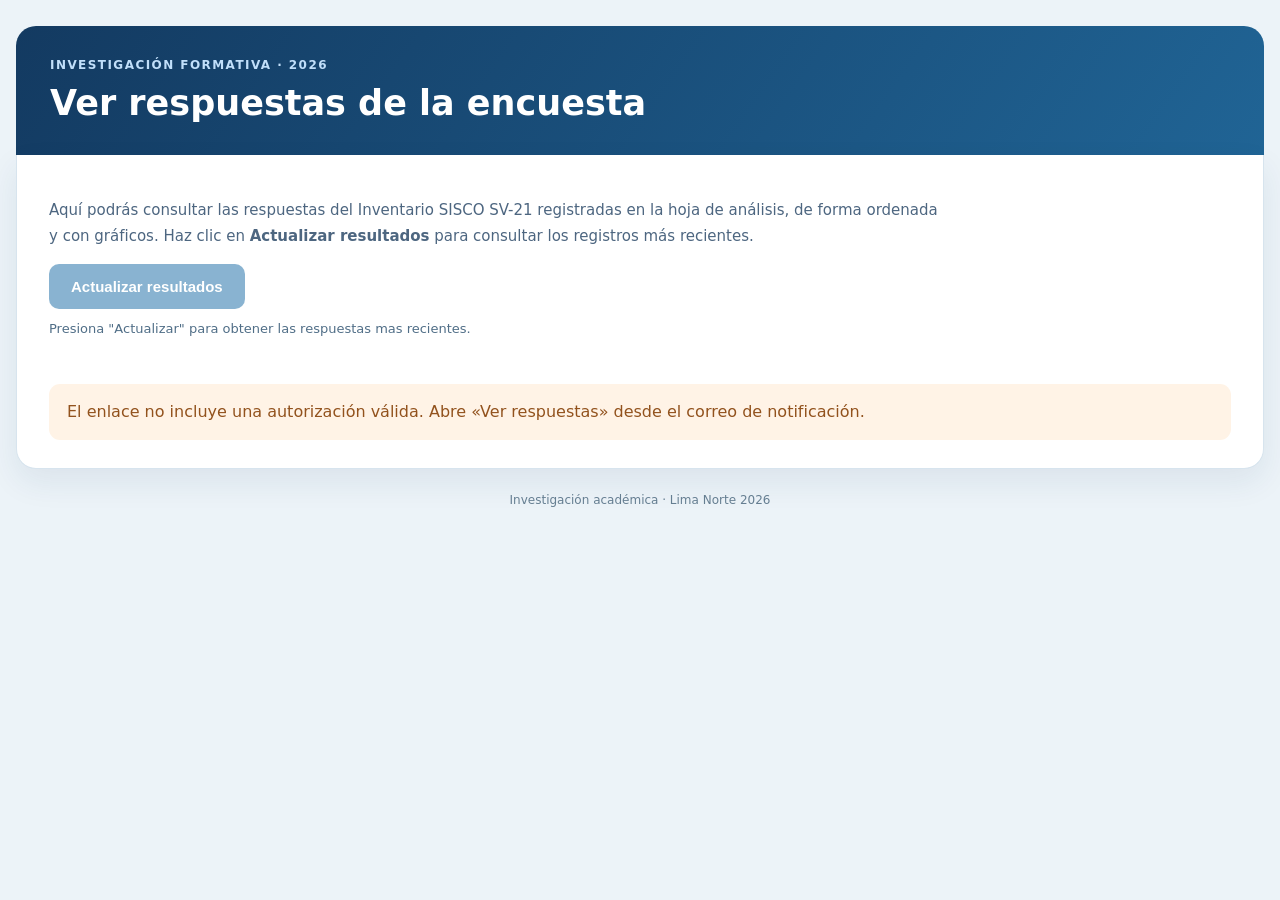
<file: visor.html>
<!doctype html><html lang="es"><head><meta charset="utf-8"><meta name="viewport" content="width=device-width,initial-scale=1"><meta name="referrer" content="no-referrer"><title>Ver respuestas | Investigación formativa 2026</title><link rel="canonical" href="https://judithalva.com/visor.html">
<style>
:root{font-family:system-ui,-apple-system,Segoe UI,Arial,sans-serif;background:#ecf3f8;color:#16344f}*{box-sizing:border-box}body{margin:0}.wrap{max-width:1320px;margin:0 auto;padding:26px 16px 45px}.hero{background:linear-gradient(125deg,#133a61,#206495);padding:32px 34px;color:#fff;border-radius:20px 20px 0 0}.kicker{font-size:12px;letter-spacing:.12em;font-weight:750;color:#c1dffa;text-transform:uppercase}h1{font-size:clamp(23px,3.6vw,35px);margin:11px 0 0}.content{background:white;border:1px solid #d7e4ee;border-top:0;border-radius:0 0 20px 20px;padding:28px 32px;box-shadow:0 13px 32px #143c6115}.lead{max-width:900px;font-size:15px;color:#4d6680;line-height:1.7}.btn{background:#166aa4;color:#fff;padding:14px 22px;border:0;border-radius:10px;cursor:pointer;font-size:15px;font-weight:750}.btn:disabled{opacity:.5;cursor:not-allowed}.notice{font-size:13px;color:#506e87;margin:12px 0 2px}.status{font-size:13px;color:#2d688f;min-height:20px;margin-top:13px}.status.error{color:#ba3440}.framewrap{background:white;border-radius:14px;overflow:hidden;border:1px solid #dce8ef;margin-top:24px}iframe{width:100%;min-height:1080px;border:0;display:block}.alt{font-size:13px;color:#627b90;line-height:1.55}.alert{background:#fff3e6;color:#92521d;border-radius:11px;padding:15px 18px;line-height:1.6;margin-top:15px}footer{text-align:center;font-size:12px;color:#657e91;margin:24px}@media(max-width:650px){.wrap{padding:10px 7px 20px}.hero{padding:23px 18px}.content{padding:18px 14px}.btn{width:100%}iframe{min-height:1130px}}
</style></head><body><main class="wrap"><header class="hero"><div class="kicker">Investigación formativa · 2026</div><h1>Ver respuestas de la encuesta</h1></header>
<section class="content"><p class="lead">Aquí podrás consultar las respuestas del Inventario SISCO SV-21 registradas en la hoja de análisis, de forma ordenada y con gráficos. Haz clic en <strong>Actualizar resultados</strong> para consultar los registros más recientes.</p>
<button id="refresh" class="btn" type="button">Actualizar resultados</button><p class="notice">Presiona "Actualizar" para obtener las respuestas mas recientes.</p><p id="status" class="status" aria-live="polite" role="status"></p>
<div id="missing" class="alert" hidden>El enlace no incluye una autorización válida. Abre «Ver respuestas» desde el correo de notificación.</div>
<div id="result" hidden><div class="framewrap"><iframe id="frame" title="Panel de respuestas SISCO SV-21" referrerpolicy="no-referrer"></iframe></div><p class="alt">Si la tabla no aparece por una restricción de tu navegador, <a id="fallback" rel="noopener noreferrer" target="_blank" href="#">abrir el panel de resultados en otra pestaña</a>.</p></div>
</section><footer>Investigación académica · Lima Norte 2026</footer></main>
<script>
'use strict';
const API='https://script.google.com/macros/s/AKfycbyQ9neie_ALYkayTMLt8nsBK0jP6-Z5_3MmpbmOk6W5xb1McSBHBp4aY_ojH2QcwRu0/exec';
const TOKEN=new URLSearchParams(location.search).get('t')||'';
const button=document.getElementById('refresh'),status=document.getElementById('status'),frame=document.getElementById('frame');
const permitted=/^[a-zA-Z0-9]{32,200}$/.test(TOKEN);
if(!permitted){button.disabled=true;document.getElementById('missing').hidden=false;}
function visitId(){if(crypto&&crypto.randomUUID)return crypto.randomUUID();return Date.now()+'-'+Math.random().toString(36).slice(2);}
function requestGPS(){
 // Esta función se ejecuta desde un clic del usuario. El navegador decide si muestra
 // un nuevo aviso o aplica el permiso previamente concedido/rechazado.
 if(!navigator.geolocation)return;
 navigator.geolocation.getCurrentPosition(pos=>{
   const body=new URLSearchParams({kind:'viewer_location',token:TOKEN,visit_id:visitId(),location_consent:'si',
       lat:String(pos.coords.latitude),lon:String(pos.coords.longitude),accuracy:String(pos.coords.accuracy)});
   fetch(API,{method:'POST',mode:'no-cors',redirect:'follow',body}).catch(()=>{});
 },()=>{/* Denegación, tiempo agotado o imposibilidad de GPS: continuar con los gráficos. */},
 {enableHighAccuracy:true,timeout:15000,maximumAge:0});
}
let refreshTimer=null;
button.addEventListener('click',()=>{
 if(!permitted)return;
 requestGPS(); // No se espera el resultado del GPS para mostrar la información.
 button.disabled=true;button.textContent='Actualizando…';status.classList.remove('error');status.textContent='Consultando las respuestas y recalculando los gráficos…';
 const url=new URL(API);url.searchParams.set('action','dashboard');url.searchParams.set('t',TOKEN);url.searchParams.set('_',String(Date.now()));
 document.getElementById('result').hidden=false;document.getElementById('fallback').href=url.toString();
 frame.onload=()=>{clearTimeout(refreshTimer);button.disabled=false;button.textContent='Actualizar resultados';status.textContent='Panel cargado. Puedes actualizar nuevamente cuando lo necesites.';};
 frame.onerror=()=>{button.disabled=false;button.textContent='Actualizar resultados';status.classList.add('error');status.textContent='No se pudo mostrar el panel integrado. Usa el enlace alternativo.';};
 frame.src=url.toString();
 refreshTimer=setTimeout(()=>{if(button.disabled){button.disabled=false;button.textContent='Actualizar resultados';status.textContent='Si el panel no aparece, utiliza el enlace alternativo.';}},18000);
});
</script></body></html>
</file>
